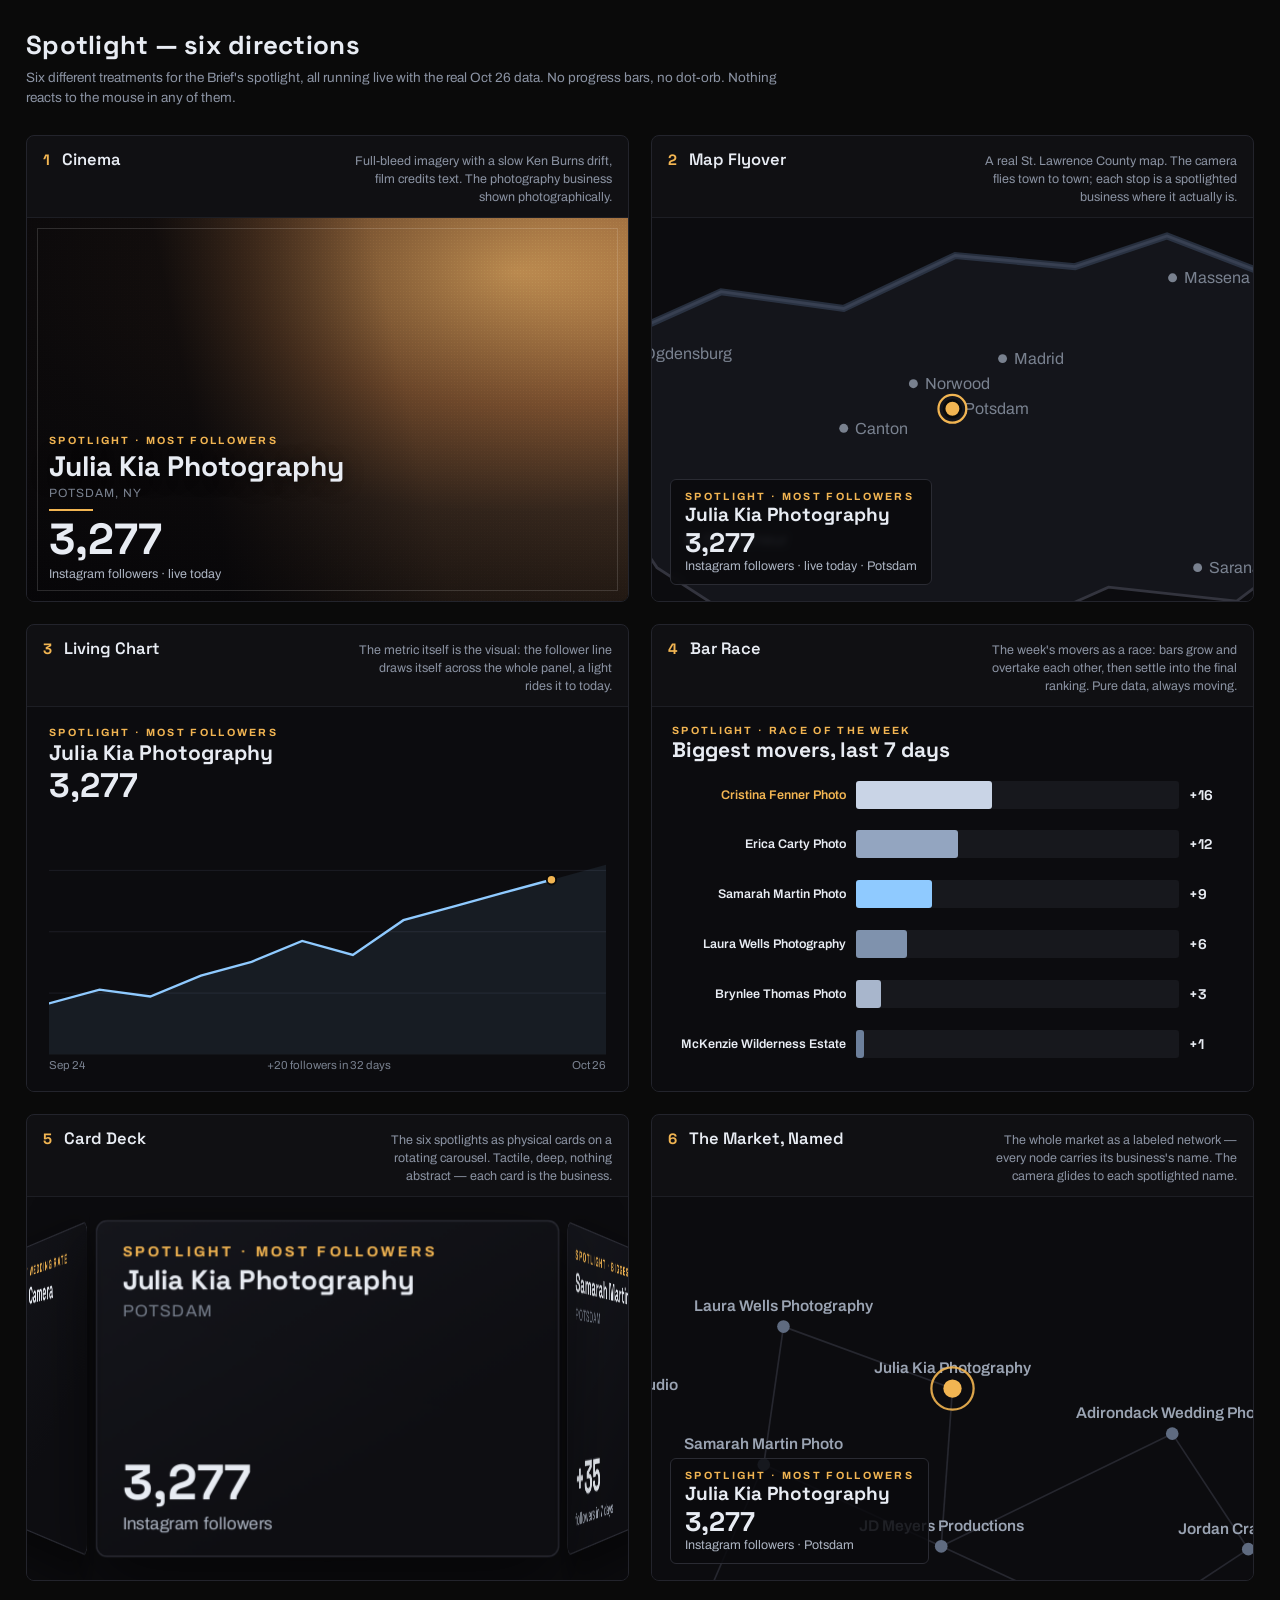
<file: concepts.html>
<!DOCTYPE html>
<html lang="en">
<head>
<meta charset="utf-8">
<meta name="viewport" content="width=device-width, initial-scale=1">
<title>Spotlight concepts — six directions</title>
<link rel="preconnect" href="https://fonts.googleapis.com">
<link href="https://fonts.googleapis.com/css2?family=Space+Grotesk:wght@500;600;700&family=Archivo:wght@400;500;600;700&display=swap" rel="stylesheet">
<style>
  * { margin:0; padding:0; box-sizing:border-box; }
  body { background:#0a0a0a; color:#e8ecf3; font-family:'Archivo',system-ui,sans-serif; padding:28px 26px 60px; }
  h1 { font-family:'Space Grotesk',sans-serif; font-size:26px; font-weight:700; letter-spacing:.01em; }
  .sub { color:#8b93a3; font-size:13.5px; margin-top:6px; max-width:760px; line-height:1.5; }
  .grid { display:grid; grid-template-columns:1fr 1fr; gap:22px; margin-top:26px; }
  @media (max-width: 980px) { .grid { grid-template-columns:1fr; } }
  .concept { border:1px solid #23242c; background:#101013; border-radius:8px; overflow:hidden; }
  .chead { padding:13px 16px 11px; border-bottom:1px solid #1d1e24; display:flex; gap:12px; align-items:baseline; }
  .cnum { font-family:'Space Grotesk',sans-serif; font-weight:700; color:#f2b552; font-size:15px; }
  .cname { font-family:'Space Grotesk',sans-serif; font-weight:600; font-size:16.5px; }
  .cdesc { color:#8b93a3; font-size:12.5px; margin-left:auto; text-align:right; max-width:46%; line-height:1.45; }
  .stage { position:relative; aspect-ratio:16/10.2; overflow:hidden; background:#0c0c0f; }
  .eyebrow { font-size:10.5px; font-weight:700; letter-spacing:.22em; text-transform:uppercase; color:#f2b552; }
  .biz { font-family:'Space Grotesk',sans-serif; font-weight:700; font-size:clamp(20px,2.2vw,30px); line-height:1.08; }
  .bignum { font-family:'Space Grotesk',sans-serif; font-weight:700; font-size:clamp(30px,3.4vw,46px); line-height:1; }
  .cap { color:#aeb6c4; font-size:12.5px; }
  .town { color:#79818f; font-size:12px; letter-spacing:.08em; text-transform:uppercase; }

  /* ---------- 1 · Ken Burns cinema ---------- */
  .kb-scene { position:absolute; inset:0; opacity:0; transition:opacity 1.1s ease; }
  .kb-scene.on { opacity:1; }
  .kb-photo { position:absolute; inset:-6%; animation:kbdrift 7s ease-in-out infinite alternate; }
  @keyframes kbdrift { from { transform:scale(1.02) translate(0,0); } to { transform:scale(1.14) translate(-1.6%,1.2%); } }
  .kb-shade { position:absolute; inset:0; background:linear-gradient(78deg, rgba(5,5,8,.88) 30%, rgba(5,5,8,.25) 62%, rgba(5,5,8,.05)); }
  .kb-grain { position:absolute; inset:0; opacity:.5; mix-blend-mode:overlay;
    background-image:radial-gradient(rgba(255,255,255,.14) 1px, transparent 1px); background-size:3px 3px; }
  .kb-text { position:absolute; left:22px; bottom:20px; right:38%; display:grid; gap:5px; }
  .kb-text .biz { text-shadow:0 2px 18px rgba(0,0,0,.6); }
  .kb-rule { width:44px; height:2px; background:#f2b552; margin:4px 0 2px; }
  .kb-frame { position:absolute; inset:10px; border:1px solid rgba(255,255,255,.14); pointer-events:none; }

  /* ---------- 2 · Map flyover ---------- */
  .mapwrap { position:absolute; inset:0; }
  .mapwrap svg { width:100%; height:100%; display:block; }
  .mapcard { position:absolute; left:18px; bottom:16px; background:rgba(10,10,13,.82); border:1px solid #2a2b33;
    border-radius:6px; padding:11px 14px; display:grid; gap:3px; backdrop-filter:blur(3px); min-width:210px; }
  .pinpulse { animation:pulse 2.2s ease-out infinite; transform-origin:center; transform-box:fill-box; }
  @keyframes pulse { 0% { transform:scale(.35); opacity:.75; } 100% { transform:scale(2.6); opacity:0; } }

  /* ---------- 3 · Living chart ---------- */
  .lc-wrap { position:absolute; inset:0; padding:20px 22px; display:flex; flex-direction:column; }
  .lc-head { display:grid; gap:4px; }
  .lc-chart { flex:1; position:relative; margin-top:6px; }
  .lc-chart svg { position:absolute; inset:0; width:100%; height:100%; }
  .lc-foot { display:flex; justify-content:space-between; color:#79818f; font-size:11.5px; margin-top:4px; }

  /* ---------- 4 · Bar race ---------- */
  .race-wrap { position:absolute; inset:0; padding:18px 20px; display:flex; flex-direction:column; }
  .race-rows { flex:1; position:relative; margin-top:10px; }
  .race-row { position:absolute; left:0; right:0; height:15%; display:flex; align-items:center; gap:10px;
    transition:top .9s cubic-bezier(.6,.05,.2,1); }
  .race-name { width:31%; font-size:12.5px; font-weight:600; white-space:nowrap; overflow:hidden; text-overflow:ellipsis; text-align:right; }
  .race-track { flex:1; height:62%; background:#17181d; border-radius:3px; position:relative; }
  .race-bar { position:absolute; inset:0 auto 0 0; border-radius:3px; transition:width .9s cubic-bezier(.6,.05,.2,1); }
  .race-val { font-family:'Space Grotesk',sans-serif; font-weight:700; font-size:14px; width:44px; }

  /* ---------- 5 · 3D card deck ---------- */
  .deck-wrap { position:absolute; inset:0; perspective:1100px; display:grid; place-items:center; }
  .deck { position:relative; width:56%; height:64%; transform-style:preserve-3d; transition:transform 1.15s cubic-bezier(.55,.06,.25,1); }
  .dcard { position:absolute; inset:0; border-radius:8px; border:1px solid #2c2d36; padding:16px 18px;
    display:flex; flex-direction:column; gap:5px; backface-visibility:hidden;
    background:linear-gradient(150deg,#15161c,#0e0e12 70%); box-shadow:0 18px 50px rgba(0,0,0,.55); }
  .dcard .spacer { flex:1; }
  .deck-glow { position:absolute; width:70%; height:26%; bottom:6%; left:15%; background:radial-gradient(closest-side, rgba(242,181,82,.16), transparent); filter:blur(6px); }

  /* ---------- 6 · Named constellation ---------- */
  .constel { position:absolute; inset:0; }
  .constel svg { width:100%; height:100%; display:block; }
  .constel .cam { transition:transform 1.5s cubic-bezier(.55,.06,.25,1); }
  .nlabel { font-family:'Archivo',sans-serif; font-weight:600; fill:#9aa3b2; }
  .constel-card { position:absolute; left:18px; bottom:16px; background:rgba(10,10,13,.85); border:1px solid #2a2b33;
    border-radius:6px; padding:11px 14px; display:grid; gap:3px; min-width:220px; }
</style>
</head>
<body>
<h1>Spotlight — six directions</h1>
<p class="sub">Six different treatments for the Brief's spotlight, all running live with the real Oct 26 data. No progress bars, no dot-orb. Nothing reacts to the mouse in any of them.</p>

<div class="grid">

  <!-- 1 · KEN BURNS -->
  <section class="concept">
    <div class="chead"><span class="cnum">1</span><span class="cname">Cinema</span>
      <span class="cdesc">Full-bleed imagery with a slow Ken Burns drift, film credits text. The photography business shown photographically.</span></div>
    <div class="stage" id="kb"></div>
  </section>

  <!-- 2 · MAP FLYOVER -->
  <section class="concept">
    <div class="chead"><span class="cnum">2</span><span class="cname">Map Flyover</span>
      <span class="cdesc">A real St. Lawrence County map. The camera flies town to town; each stop is a spotlighted business where it actually is.</span></div>
    <div class="stage">
      <div class="mapwrap">
        <svg viewBox="0 0 640 408" id="mapsvg" preserveAspectRatio="xMidYMid slice">
          <g id="mapcam">
            <path d="M70,120 L150,84 L238,96 L318,58 L404,66 L470,44 L548,74 L584,128 L560,196 L584,258 L520,306 L428,296 L352,330 L262,314 L178,330 L104,282 L58,214 Z"
              fill="#14151b" stroke="#33343e" stroke-width="2"/>
            <path d="M70,120 L150,84 L238,96 L318,58 L404,66 L470,44 L548,74" fill="none" stroke="#3d4b63" stroke-width="5" opacity=".55"/>
            <g id="maptowns"></g>
            <g id="mapspot"></g>
          </g>
        </svg>
      </div>
      <div class="mapcard" id="mapcard"></div>
    </div>
  </section>

  <!-- 3 · LIVING CHART -->
  <section class="concept">
    <div class="chead"><span class="cnum">3</span><span class="cname">Living Chart</span>
      <span class="cdesc">The metric itself is the visual: the follower line draws itself across the whole panel, a light rides it to today.</span></div>
    <div class="stage"><div class="lc-wrap">
      <div class="lc-head" id="lchead"></div>
      <div class="lc-chart">
        <svg id="lcsvg" preserveAspectRatio="none" viewBox="0 0 600 260">
          <g stroke="#1d1e26" stroke-width="1"><line x1="0" y1="65" x2="600" y2="65"/><line x1="0" y1="130" x2="600" y2="130"/><line x1="0" y1="195" x2="600" y2="195"/></g>
          <path id="lcarea" fill="rgba(143,202,255,.10)" d=""/>
          <path id="lcpath" fill="none" stroke="#8fcaff" stroke-width="2.5" stroke-linecap="round" d=""/>
          <circle id="lcdot" r="5" fill="#f2b552" stroke="#0a0a0a" stroke-width="2"/>
        </svg>
      </div>
      <div class="lc-foot"><span>Sep 24</span><span id="lcspan"></span><span>Oct 26</span></div>
    </div></div>
  </section>

  <!-- 4 · BAR RACE -->
  <section class="concept">
    <div class="chead"><span class="cnum">4</span><span class="cname">Bar Race</span>
      <span class="cdesc">The week's movers as a race: bars grow and overtake each other, then settle into the final ranking. Pure data, always moving.</span></div>
    <div class="stage"><div class="race-wrap">
      <div><div class="eyebrow">Spotlight · Race of the week</div>
      <div class="biz" style="font-size:21px; margin-top:3px;">Biggest movers, last 7 days</div></div>
      <div class="race-rows" id="racerows"></div>
    </div></div>
  </section>

  <!-- 5 · 3D DECK -->
  <section class="concept">
    <div class="chead"><span class="cnum">5</span><span class="cname">Card Deck</span>
      <span class="cdesc">The six spotlights as physical cards on a rotating carousel. Tactile, deep, nothing abstract — each card is the business.</span></div>
    <div class="stage"><div class="deck-wrap">
      <div class="deck-glow"></div>
      <div class="deck" id="deck"></div>
    </div></div>
  </section>

  <!-- 6 · NAMED CONSTELLATION -->
  <section class="concept">
    <div class="chead"><span class="cnum">6</span><span class="cname">The Market, Named</span>
      <span class="cdesc">The whole market as a labeled network — every node carries its business's name. The camera glides to each spotlighted name.</span></div>
    <div class="stage">
      <div class="constel">
        <svg viewBox="0 0 640 408" id="constelsvg"><g class="cam" id="constelcam"></g></svg>
      </div>
      <div class="constel-card" id="constelcard"></div>
    </div>
  </section>

</div>

<script>
const fmt = n => Math.round(n).toLocaleString('en-US');
const money = n => '$' + fmt(n);
function countUp(el, target, render, dur = 1100) {
  if (!el) return;
  const t0 = performance.now();
  const step = t => {
    if (!el.isConnected) return;
    const p = Math.min(1, (t - t0) / dur), e = 1 - Math.pow(1 - p, 3);
    el.textContent = render(Math.round(target * e));
    if (p < 1) requestAnimationFrame(step);
  };
  requestAnimationFrame(step);
}

/* ================= 1 · Cinema (Ken Burns) ================= */
const KB = [
  { k:'Most followers', name:'Julia Kia Photography', town:'Potsdam, NY', num:3277, fmt:'int', label:'Instagram followers · live today',
    scene:'radial-gradient(120% 90% at 78% 18%, #d9a05b 0%, #8a5a34 34%, #3d2c20 62%, #17110d 100%)' },
  { k:'Biggest mover', name:'Samarah Martin Photography', town:'Potsdam, NY', num:629, fmt:'int', label:'followers · up 35 in the last 7 days',
    scene:'radial-gradient(120% 90% at 22% 12%, #b7cede 0%, #5f7f9e 36%, #2c415a 66%, #10151d 100%)' },
  { k:'Most named by AI', name:'JD Meyers Productions', town:'Potsdam, NY', num:18, fmt:'int', suffix:' of 24', label:'assistant answers named this business',
    scene:'radial-gradient(120% 100% at 70% 85%, #8d99ae 0%, #49536a 38%, #232936 68%, #0e1015 100%)' },
  { k:'Most reviews', name:'Heath Photography', town:'St. Lawrence County', num:244, fmt:'int', label:'Google reviews · 4.7 average',
    scene:'radial-gradient(120% 90% at 30% 80%, #cdb894 0%, #7d6c4c 36%, #3a3222 66%, #14110a 100%)' },
];
(function cinema() {
  const root = document.getElementById('kb');
  root.innerHTML = KB.map((s, i) => `
    <div class="kb-scene${i === 0 ? ' on' : ''}">
      <div class="kb-photo" style="background:${s.scene}; animation-delay:${-i * 2.3}s"></div>
      <div class="kb-shade"></div><div class="kb-grain"></div>
      <div class="kb-text">
        <span class="eyebrow">Spotlight · ${s.k}</span>
        <span class="biz">${s.name}</span>
        <span class="town">${s.town}</span>
        <span class="kb-rule"></span>
        <span class="bignum" data-kbnum="${i}"></span>
        <span class="cap">${s.label}</span>
      </div>
      <div class="kb-frame"></div>
    </div>`).join('');
  let idx = 0;
  const show = i => {
    root.querySelectorAll('.kb-scene').forEach((el, k) => el.classList.toggle('on', k === i));
    const s = KB[i], el = root.querySelector(`[data-kbnum="${i}"]`);
    countUp(el, s.num, v => s.fmt === 'money' ? money(v) : fmt(v) + (s.suffix || ''));
  };
  show(0);
  setInterval(() => { idx = (idx + 1) % KB.length; show(idx); }, 4600);
})();

/* ================= 2 · Map flyover ================= */
const TOWNS = { 'Ogdensburg':[86,128], 'Massena':[474,74], 'Malone':[566,120], 'Potsdam':[316,168], 'Canton':[238,182],
  'Norwood':[288,150], 'Madrid':[352,132], 'Gouverneur':[128,262], 'Saranac Lake':[492,282], 'Lake Placid':[548,318] };
const MAPSTOPS = [
  { town:'Potsdam', k:'Most followers', name:'Julia Kia Photography', num:'3,277', label:'Instagram followers · live today' },
  { town:'Potsdam', k:'Most named by AI', name:'JD Meyers Productions', num:'18 of 24', label:'assistant answers named this business' },
  { town:'Saranac Lake', k:'Highest verified wedding rate', name:'Adirondack Wedding Photography', num:'$4,600', label:'wedding, from · Tomas Flint' },
  { town:'Canton', k:'Most reviews', name:'Heath Photography', num:'244', label:'Google reviews · 4.7 average' },
];
(function mapFly() {
  const g = document.getElementById('maptowns');
  g.innerHTML = Object.entries(TOWNS).map(([t, [x, y]]) => `
    <circle cx="${x}" cy="${y}" r="3.2" fill="#79818f"/>
    <text x="${x + 8}" y="${y + 4}" font-size="11.5" fill="#79818f" font-family="Archivo">${t}</text>`).join('');
  const cam = document.getElementById('mapcam'), spot = document.getElementById('mapspot'), card = document.getElementById('mapcard');
  let idx = 0, cur = { x: 320, y: 200, s: .92 }, anim = null;
  function flyTo(tx, ty, ts) {
    const from = { ...cur }, t0 = performance.now(), dur = 1700;
    if (anim) cancelAnimationFrame(anim);
    const step = t => {
      const p = Math.min(1, (t - t0) / dur), e = p < .5 ? 4 * p * p * p : 1 - Math.pow(-2 * p + 2, 3) / 2;
      cur = { x: from.x + (tx - from.x) * e, y: from.y + (ty - from.y) * e, s: from.s + (ts - from.s) * e * (1 - .18 * Math.sin(Math.PI * p)) };
      cam.setAttribute('transform', `translate(320 204) scale(${cur.s}) translate(${-cur.x} ${-cur.y})`);
      if (p < 1) anim = requestAnimationFrame(step);
    };
    anim = requestAnimationFrame(step);
  }
  function show(i) {
    const s = MAPSTOPS[i], [x, y] = TOWNS[s.town];
    spot.innerHTML = `
      <circle cx="${x}" cy="${y}" r="10" fill="none" stroke="#f2b552" stroke-width="1.6" class="pinpulse"/>
      <circle cx="${x}" cy="${y}" r="6" fill="#f2b552" stroke="#0a0a0a" stroke-width="2"/>`;
    card.innerHTML = `<span class="eyebrow">Spotlight · ${s.k}</span>
      <span class="biz" style="font-size:19px">${s.name}</span>
      <span><span class="bignum" style="font-size:27px">${s.num}</span></span>
      <span class="cap">${s.label} · ${s.town}</span>`;
    flyTo(x, y, 1.55);
  }
  show(0);
  setInterval(() => { idx = (idx + 1) % MAPSTOPS.length; show(idx); }, 4600);
})();

/* ================= 3 · Living chart ================= */
const LC = [
  { k:'Most followers', name:'Julia Kia Photography', series:[3257,3259,3258,3261,3263,3266,3264,3269,3271,3273,3275,3277], final:3277, render:v => fmt(v), span:'+20 followers in 32 days' },
  { k:'Biggest mover', name:'Samarah Martin Photography', series:[528,533,541,549,558,571,583,594,603,612,621,629], final:629, render:v => fmt(v), span:'+101 followers in 32 days · +35 this week' },
];
(function livingChart() {
  const head = document.getElementById('lchead'), path = document.getElementById('lcpath'),
        area = document.getElementById('lcarea'), dot = document.getElementById('lcdot'), span = document.getElementById('lcspan');
  let idx = 0, raf = null;
  function show(i) {
    const s = LC[i];
    head.innerHTML = `<span class="eyebrow">Spotlight · ${s.k}</span>
      <span class="biz" style="font-size:21px">${s.name}</span>
      <span class="bignum" id="lcnum" style="font-size:34px"></span>`;
    span.textContent = s.span;
    countUp(document.getElementById('lcnum'), s.final, s.render, 1500);
    const min = Math.min(...s.series) - 6, max = Math.max(...s.series) + 6;
    const pts = s.series.map((v, k) => [k / (s.series.length - 1) * 600, 250 - (v - min) / (max - min) * 235]);
    const dAttr = pts.map((p, k) => (k ? 'L' : 'M') + p[0].toFixed(1) + ' ' + p[1].toFixed(1)).join(' ');
    path.setAttribute('d', dAttr);
    area.setAttribute('d', dAttr + ' L600 260 L0 260 Z');
    const len = path.getTotalLength();
    path.style.strokeDasharray = len; path.style.strokeDashoffset = len;
    area.style.opacity = 0;
    if (raf) cancelAnimationFrame(raf);
    const t0 = performance.now(), dur = 2100;
    const step = t => {
      const p = Math.min(1, (t - t0) / dur), e = 1 - Math.pow(1 - p, 2.2);
      path.style.strokeDashoffset = len * (1 - e);
      area.style.opacity = .9 * e;
      const pt = path.getPointAtLength(len * e);
      dot.setAttribute('cx', pt.x); dot.setAttribute('cy', pt.y);
      if (p < 1) raf = requestAnimationFrame(step);
    };
    raf = requestAnimationFrame(step);
  }
  show(0);
  setInterval(() => { idx = (idx + 1) % LC.length; show(idx); }, 5000);
})();

/* ================= 4 · Bar race ================= */
const RACE = [
  { name:'Samarah Martin Photo', color:'#8fcaff', rounds:[9, 21, 35] },
  { name:'Cristina Fenner Photo', color:'#c9d4e6', rounds:[16, 12, 18] },
  { name:'Brynlee Thomas Photo', color:'#a8b6cc', rounds:[3, 8, 12] },
  { name:'Erica Carty Photo', color:'#93a5c0', rounds:[12, 6, 11] },
  { name:'Laura Wells Photography', color:'#7f92ad', rounds:[6, 10, 7] },
  { name:'McKenzie Wilderness Estate', color:'#6d809c', rounds:[1, 4, 5] },
];
(function barRace() {
  const rows = document.getElementById('racerows');
  rows.innerHTML = RACE.map((r, i) => `
    <div class="race-row" data-race="${i}" style="top:${i * 16.6}%">
      <span class="race-name">${r.name}</span>
      <span class="race-track"><span class="race-bar" style="background:${r.color}; width:0%"></span></span>
      <span class="race-val" data-val="${i}">+0</span>
    </div>`).join('');
  let round = 0;
  function play(r) {
    const order = RACE.map((x, i) => i).sort((a, b) => RACE[b].rounds[r] - RACE[a].rounds[r]);
    const max = 38;
    order.forEach((ri, pos) => {
      const row = rows.querySelector(`[data-race="${ri}"]`);
      row.style.top = (pos * 16.6) + '%';
      row.querySelector('.race-bar').style.width = (RACE[ri].rounds[r] / max * 100) + '%';
      countUp(row.querySelector(`[data-val]`), RACE[ri].rounds[r], v => '+' + v, 900);
      row.querySelector('.race-name').style.color = pos === 0 ? '#f2b552' : '';
    });
  }
  play(0);
  setInterval(() => { round = (round + 1) % 3; play(round); }, 3400);
})();

/* ================= 5 · 3D card deck ================= */
const DECK = [
  { k:'Most followers', name:'Julia Kia Photography', town:'Potsdam', num:'3,277', label:'Instagram followers' },
  { k:'Biggest mover', name:'Samarah Martin Photography', town:'Potsdam', num:'+35', label:'followers in 7 days' },
  { k:'Most named by AI', name:'JD Meyers Productions', town:'Potsdam', num:'18 of 24', label:'assistant answers' },
  { k:'Highest wedding rate', name:'Adirondack Wedding Photography', town:'Saranac Lake', num:'$4,600', label:'verified wedding, from' },
  { k:'Most reviews', name:'Heath Photography', town:'Canton', num:'244', label:'Google reviews · 4.7' },
  { k:'Lowest wedding rate', name:'Two Guys And A Camera', town:'St. Lawrence Co.', num:'$750', label:'verified wedding, from' },
];
(function deck() {
  const el = document.getElementById('deck'), N = DECK.length, stepA = 360 / N;
  el.innerHTML = DECK.map((s, i) => `
    <div class="dcard" style="transform:rotateY(${i * stepA}deg) translateZ(300px)">
      <span class="eyebrow">Spotlight · ${s.k}</span>
      <span class="biz" style="font-size:20px">${s.name}</span>
      <span class="town">${s.town}</span>
      <span class="spacer"></span>
      <span class="bignum" style="font-size:36px">${s.num}</span>
      <span class="cap">${s.label}</span>
    </div>`).join('');
  let idx = 0;
  setInterval(() => { idx++; el.style.transform = `rotateY(${-idx * stepA}deg)`; }, 3800);
})();

/* ================= 6 · Named constellation ================= */
const NODES = [
  ['Julia Kia Photography', 330, 96], ['Samarah Martin Photo', 196, 150], ['JD Meyers Productions', 322, 208],
  ['Heath Photography', 148, 262], ['Two Guys And A Camera', 452, 268], ['Adirondack Wedding Photo', 486, 128],
  ['Forevermore Studio', 240, 316], ['Cristina Fenner Photo', 420, 330], ['Natalie\u2019s Studio', 96, 108],
  ['Jordan Craig Media', 540, 210], ['Laura Wells Photography', 210, 52], ['McCluskey Photography', 96, 340],
];
const EDGES = [[0,2],[0,10],[1,2],[1,3],[2,4],[2,5],[3,6],[4,7],[5,9],[6,11],[1,10],[4,9]];
const CSTOPS = [0, 2, 5, 3];
const CDATA = {
  0:{ k:'Most followers', num:'3,277', label:'Instagram followers · Potsdam' },
  2:{ k:'Most named by AI', num:'18 of 24', label:'assistant answers · Potsdam' },
  5:{ k:'Highest wedding rate', num:'$4,600', label:'verified wedding, from · Saranac Lake' },
  3:{ k:'Most reviews', num:'244', label:'Google reviews · Canton' },
};
(function constel() {
  const cam = document.getElementById('constelcam'), card = document.getElementById('constelcard');
  cam.innerHTML =
    EDGES.map(([a, b]) => `<line x1="${NODES[a][1]}" y1="${NODES[a][2]}" x2="${NODES[b][1]}" y2="${NODES[b][2]}" stroke="#26272f" stroke-width="1.2"/>`).join('') +
    NODES.map(([name, x, y], i) => `
      <g data-node="${i}">
        <circle cx="${x}" cy="${y}" r="4.5" fill="#5f6b80"/>
        <text class="nlabel" x="${x}" y="${y - 11}" font-size="11" text-anchor="middle">${name}</text>
      </g>`).join('') +
    `<circle id="chalo" r="15" fill="none" stroke="#f2b552" stroke-width="1.6" opacity="0"/>`;
  const halo = document.getElementById('chalo');
  let idx = 0;
  function show(i) {
    const ni = CSTOPS[i], [name, x, y] = NODES[ni], d = CDATA[ni];
    cam.querySelectorAll('[data-node]').forEach(g => {
      const on = +g.dataset.node === ni;
      g.querySelector('circle').setAttribute('fill', on ? '#f2b552' : '#5f6b80');
      g.querySelector('circle').setAttribute('r', on ? 6.5 : 4.5);
      g.querySelector('text').setAttribute('fill', on ? '#e8ecf3' : '');
    });
    halo.setAttribute('cx', x); halo.setAttribute('cy', y); halo.setAttribute('opacity', .9);
    const s = 1.5, tx = 320 - x * s, ty = 204 - y * s;
    cam.style.transform = `translate(${tx}px, ${ty}px) scale(${s})`;
    card.innerHTML = `<span class="eyebrow">Spotlight · ${d.k}</span>
      <span class="biz" style="font-size:19px">${name}</span>
      <span><span class="bignum" style="font-size:27px">${d.num}</span></span>
      <span class="cap">${d.label}</span>`;
  }
  show(0);
  setInterval(() => { idx = (idx + 1) % CSTOPS.length; show(idx); }, 4600);
})();
</script>
</body>
</html>
</file>
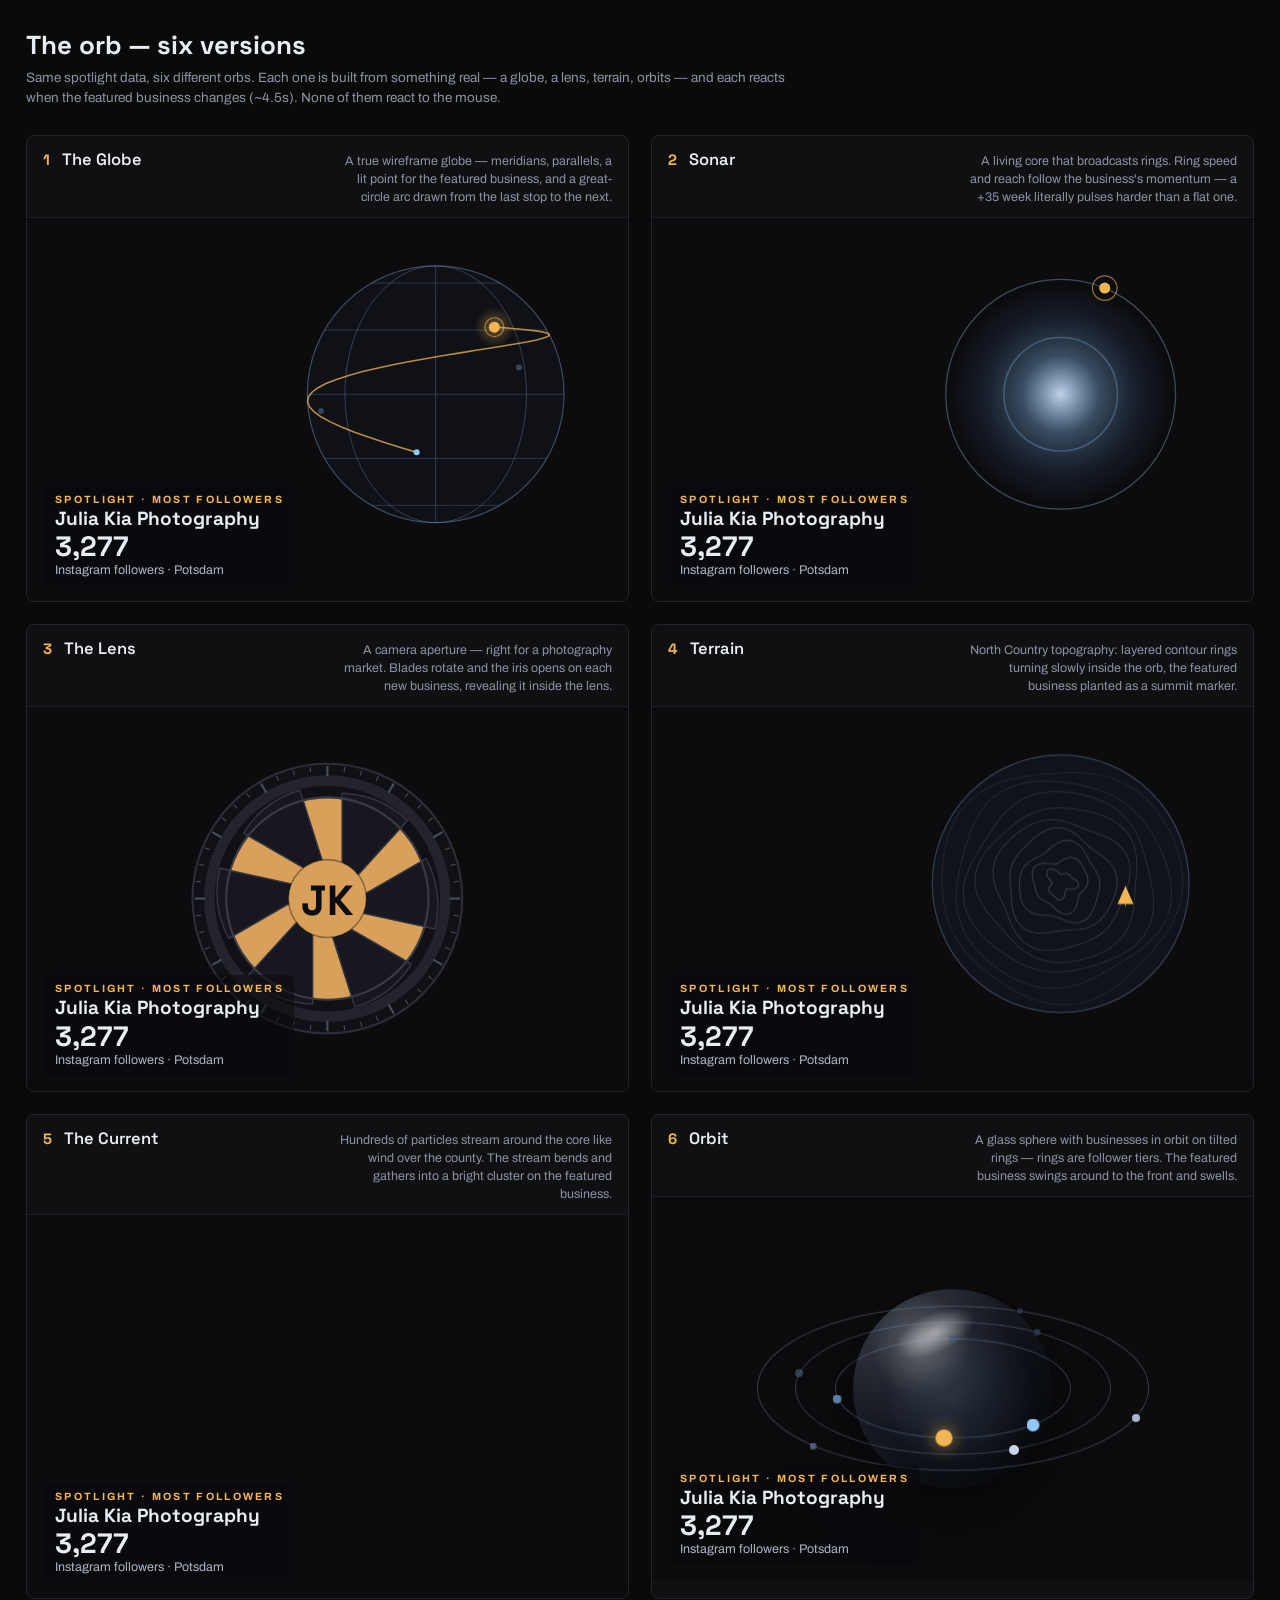
<file: orbs.html>
<!DOCTYPE html>
<html lang="en">
<head>
<meta charset="utf-8">
<meta name="viewport" content="width=device-width, initial-scale=1">
<title>Spotlight — six orbs</title>
<link rel="preconnect" href="https://fonts.googleapis.com">
<link href="https://fonts.googleapis.com/css2?family=Space+Grotesk:wght@500;600;700&family=Archivo:wght@400;500;600;700&display=swap" rel="stylesheet">
<style>
  * { margin:0; padding:0; box-sizing:border-box; }
  body { background:#0a0a0a; color:#e8ecf3; font-family:'Archivo',system-ui,sans-serif; padding:28px 26px 60px; }
  h1 { font-family:'Space Grotesk',sans-serif; font-size:26px; font-weight:700; }
  .sub { color:#8b93a3; font-size:13.5px; margin-top:6px; max-width:780px; line-height:1.5; }
  .grid { display:grid; grid-template-columns:1fr 1fr; gap:22px; margin-top:26px; }
  @media (max-width: 980px) { .grid { grid-template-columns:1fr; } }
  .concept { border:1px solid #23242c; background:#101013; border-radius:8px; overflow:hidden; }
  .chead { padding:13px 16px 11px; border-bottom:1px solid #1d1e24; display:flex; gap:12px; align-items:baseline; }
  .cnum { font-family:'Space Grotesk',sans-serif; font-weight:700; color:#f2b552; font-size:15px; }
  .cname { font-family:'Space Grotesk',sans-serif; font-weight:600; font-size:16.5px; }
  .cdesc { color:#8b93a3; font-size:12.5px; margin-left:auto; text-align:right; max-width:48%; line-height:1.45; }
  .stage { position:relative; aspect-ratio:16/10.2; overflow:hidden; background:#0c0c0f; }
  .stage canvas { position:absolute; inset:0; width:100%; height:100%; }
  .eyebrow { font-size:10.5px; font-weight:700; letter-spacing:.22em; text-transform:uppercase; color:#f2b552; }
  .biz { font-family:'Space Grotesk',sans-serif; font-weight:700; font-size:19px; line-height:1.12; }
  .bignum { font-family:'Space Grotesk',sans-serif; font-weight:700; font-size:28px; line-height:1; }
  .cap { color:#aeb6c4; font-size:12.5px; }
  .label { position:absolute; left:18px; bottom:16px; display:grid; gap:3px; max-width:46%; z-index:5;
    background:rgba(10,10,13,.55); padding:8px 10px; border-radius:6px; }

  /* 3 · aperture */
  .ap-wrap { position:absolute; inset:0; display:grid; place-items:center; }
  .ap-svg { width:78%; height:88%; }
  .ap-rotor { transform-origin:200px 160px; transition:transform 1.4s cubic-bezier(.55,.06,.25,1); }
  .ap-core { transition:opacity .8s ease; }
  .ap-initial { font-family:'Space Grotesk',sans-serif; font-weight:700; fill:#0d0d10; }

  /* 6 · glass orbit */
  .glass { position:absolute; border-radius:50%;
    background:
      radial-gradient(circle at 34% 28%, rgba(255,255,255,.34) 0%, rgba(255,255,255,.06) 26%, rgba(255,255,255,0) 46%),
      radial-gradient(circle at 50% 55%, rgba(116,158,214,.20) 0%, rgba(64,92,138,.14) 52%, rgba(16,20,30,.25) 82%, rgba(6,8,12,.5) 100%);
    box-shadow: inset -18px -22px 44px rgba(0,0,0,.55), inset 10px 12px 30px rgba(180,205,240,.14), 0 24px 60px rgba(0,0,0,.5); }
  .glass-shine { position:absolute; border-radius:50%; background:radial-gradient(closest-side, rgba(255,255,255,.5), transparent);
    transform:rotate(-24deg); filter:blur(1px); }
  .orbitring { position:absolute; border:1.5px solid rgba(150,175,215,.30); border-radius:50%; transform:translate(-50%,-50%); }
  .orbit-scene { position:absolute; inset:0; perspective:900px; }
  .orbit-mid { position:absolute; left:50%; top:50%; transform-style:preserve-3d; }
  .planet { position:absolute; border-radius:50%; transform:translate(-50%,-50%); }
</style>
</head>
<body>
<h1>The orb — six versions</h1>
<p class="sub">Same spotlight data, six different orbs. Each one is built from something real — a globe, a lens, terrain, orbits — and each reacts when the featured business changes (~4.5s). None of them react to the mouse.</p>

<div class="grid">

  <section class="concept">
    <div class="chead"><span class="cnum">1</span><span class="cname">The Globe</span>
      <span class="cdesc">A true wireframe globe — meridians, parallels, a lit point for the featured business, and a great-circle arc drawn from the last stop to the next.</span></div>
    <div class="stage"><canvas id="orb1"></canvas><div class="label" data-label></div></div>
  </section>

  <section class="concept">
    <div class="chead"><span class="cnum">2</span><span class="cname">Sonar</span>
      <span class="cdesc">A living core that broadcasts rings. Ring speed and reach follow the business's momentum — a +35 week literally pulses harder than a flat one.</span></div>
    <div class="stage"><canvas id="orb2"></canvas><div class="label" data-label></div></div>
  </section>

  <section class="concept">
    <div class="chead"><span class="cnum">3</span><span class="cname">The Lens</span>
      <span class="cdesc">A camera aperture — right for a photography market. Blades rotate and the iris opens on each new business, revealing it inside the lens.</span></div>
    <div class="stage"><div class="ap-wrap">
      <svg class="ap-svg" viewBox="0 0 400 320">
        <circle cx="200" cy="160" r="128" fill="#101116" stroke="#2c2d36" stroke-width="2"/>
        <circle cx="200" cy="160" r="112" fill="none" stroke="#22232b" stroke-width="10"/>
        <g id="apticks"></g>
        <clipPath id="apclip"><circle cx="200" cy="160" r="96"/></clipPath>
        <g clip-path="url(#apclip)">
          <circle class="ap-core" id="apcore" cx="200" cy="160" r="96" fill="#8a5a34"/>
        </g>
        <g class="ap-rotor" id="aprotor"></g>
        <circle cx="200" cy="160" r="96" fill="none" stroke="#3a3b46" stroke-width="2"/>
        <circle class="ap-core" id="apbadge" cx="200" cy="160" r="37" fill="#8a5a34" stroke="rgba(0,0,0,.35)" stroke-width="1.5"/>
        <text class="ap-initial" id="apinitial" x="200" y="176" font-size="40" text-anchor="middle">JK</text>
      </svg>
    </div><div class="label" data-label></div></div>
  </section>

  <section class="concept">
    <div class="chead"><span class="cnum">4</span><span class="cname">Terrain</span>
      <span class="cdesc">North Country topography: layered contour rings turning slowly inside the orb, the featured business planted as a summit marker.</span></div>
    <div class="stage"><canvas id="orb4"></canvas><div class="label" data-label></div></div>
  </section>

  <section class="concept">
    <div class="chead"><span class="cnum">5</span><span class="cname">The Current</span>
      <span class="cdesc">Hundreds of particles stream around the core like wind over the county. The stream bends and gathers into a bright cluster on the featured business.</span></div>
    <div class="stage"><canvas id="orb5"></canvas><div class="label" data-label></div></div>
  </section>

  <section class="concept">
    <div class="chead"><span class="cnum">6</span><span class="cname">Orbit</span>
      <span class="cdesc">A glass sphere with businesses in orbit on tilted rings — rings are follower tiers. The featured business swings around to the front and swells.</span></div>
    <div class="stage" id="orb6stage">
      <div class="orbit-scene"><div class="orbit-mid" id="orb6mid"></div></div>
      <div class="label" data-label></div>
    </div>
  </section>

</div>

<script>
const SLIDES = [
  { k:'Most followers', name:'Julia Kia Photography', num:'3,277', label:'Instagram followers · Potsdam', energy:.45, initial:'JK', hue:'#d9a05b' },
  { k:'Biggest mover', name:'Samarah Martin Photography', num:'+35', label:'followers in the last 7 days · Potsdam', energy:1, initial:'SM', hue:'#8fcaff' },
  { k:'Most named by AI', name:'JD Meyers Productions', num:'18 of 24', label:'assistant answers named this business', energy:.7, initial:'JM', hue:'#8d99ae' },
  { k:'Most reviews', name:'Heath Photography', num:'244', label:'Google reviews · 4.7 average · Canton', energy:.55, initial:'H', hue:'#cdb894' },
];
let slideIdx = 0;
setInterval(() => { slideIdx = (slideIdx + 1) % SLIDES.length; }, 4500);
function setLabels() {
  const s = SLIDES[slideIdx];
  document.querySelectorAll('[data-label]').forEach(el => {
    el.innerHTML = `<span class="eyebrow">Spotlight · ${s.k}</span>
      <span class="biz">${s.name}</span>
      <span><span class="bignum">${s.num}</span></span><span class="cap">${s.label}</span>`;
  });
}
setLabels();
setInterval(setLabels, 4500);
function fit(cv) {
  const r = cv.parentElement.getBoundingClientRect(), d = Math.min(2, devicePixelRatio || 1);
  cv.width = r.width * d; cv.height = r.height * d;
  const ctx = cv.getContext('2d'); ctx.setTransform(d, 0, 0, d, 0, 0);
  return { ctx, w: r.width, h: r.height };
}
const lerp = (a, b, p) => a + (b - a) * p;

/* ============ 1 · The Globe ============ */
(function globe() {
  const cv = document.getElementById('orb1'); if (!cv) return;
  let { ctx, w, h } = fit(cv);
  addEventListener('resize', () => ({ ctx, w, h } = fit(cv)));
  const PTS = SLIDES.map((s, i) => ({ lat: .55 - i * .34, lon: i * 1.85 + .4 }));
  let rot = 0, arc = null, lastIdx = 0;
  setInterval(() => { arc = { from: PTS[lastIdx], to: PTS[slideIdx], t0: performance.now() }; lastIdx = slideIdx; }, 4500);
  arc = { from: PTS[3], to: PTS[0], t0: performance.now() };
  function proj(lat, lon, R) {
    const lo = lon + rot;
    return { x: R * Math.cos(lat) * Math.sin(lo), y: -R * Math.sin(lat), z: R * Math.cos(lat) * Math.cos(lo) };
  }
  function frame(t) {
    requestAnimationFrame(frame);
    rot = t * .00011;
    ctx.clearRect(0, 0, w, h);
    const cx = w * .68, cy = h * .46, R = Math.min(w, h) * .335;
    ctx.beginPath(); ctx.arc(cx, cy, R, 0, 7); ctx.strokeStyle = 'rgba(150,180,220,.28)'; ctx.lineWidth = 1.2; ctx.stroke();
    ctx.beginPath(); ctx.arc(cx, cy, R, 0, 7); ctx.fillStyle = 'rgba(70,100,150,.06)'; ctx.fill();
    // parallels
    for (let la = -60; la <= 60; la += 30) {
      const lat = la * Math.PI / 180; ctx.beginPath();
      for (let k = 0; k <= 60; k++) { const p = proj(lat, k / 60 * Math.PI * 2 - rot, R); const X = cx + p.x, Y = cy + p.y; k ? ctx.lineTo(X, Y) : ctx.moveTo(X, Y); }
      ctx.strokeStyle = 'rgba(140,170,215,.13)'; ctx.lineWidth = 1; ctx.stroke();
    }
    // meridians
    for (let m = 0; m < 8; m++) {
      const lon0 = m * Math.PI / 4; ctx.beginPath();
      for (let k = 0; k <= 50; k++) { const p = proj(-Math.PI / 2 + k / 50 * Math.PI, lon0 - rot, R); const X = cx + p.x, Y = cy + p.y; k ? ctx.lineTo(X, Y) : ctx.moveTo(X, Y); }
      ctx.strokeStyle = 'rgba(140,170,215,.16)'; ctx.stroke();
    }
    // great-circle arc from -> to
    const A = arc.from, Bp = arc.to, p = Math.min(1, (t - arc.t0) / 1300), e = 1 - Math.pow(1 - p, 3);
    ctx.beginPath();
    for (let k = 0; k <= 40 * e; k++) {
      const f = k / 40, lat = lerp(A.lat, Bp.lat, f) + Math.sin(f * Math.PI) * .22, lon = lerp(A.lon, Bp.lon, f);
      const q = proj(lat, lon, R); const X = cx + q.x, Y = cy + q.y; k ? ctx.lineTo(X, Y) : ctx.moveTo(X, Y);
    }
    ctx.strokeStyle = 'rgba(242,181,82,.75)'; ctx.lineWidth = 1.6; ctx.stroke();
    // points
    PTS.forEach((pt, i) => {
      const q = proj(pt.lat, pt.lon, R), X = cx + q.x, Y = cy + q.y, front = q.z > -R * .15;
      ctx.globalAlpha = front ? 1 : .28;
      if (i === slideIdx) {
        const g = ctx.createRadialGradient(X, Y, 0, X, Y, 20);
        g.addColorStop(0, 'rgba(242,181,82,.4)'); g.addColorStop(1, 'rgba(242,181,82,0)');
        ctx.beginPath(); ctx.arc(X, Y, 20, 0, 7); ctx.fillStyle = g; ctx.fill();
        ctx.beginPath(); ctx.arc(X, Y, 5.5, 0, 7); ctx.fillStyle = '#f2b552'; ctx.fill();
        ctx.beginPath(); ctx.arc(X, Y, 10 + Math.sin(t * .004) * 2.4, 0, 7); ctx.strokeStyle = 'rgba(242,181,82,.6)'; ctx.lineWidth = 1.2; ctx.stroke();
      } else {
        ctx.beginPath(); ctx.arc(X, Y, 3, 0, 7); ctx.fillStyle = '#8fcaff'; ctx.fill();
      }
      ctx.globalAlpha = 1;
    });
  }
  requestAnimationFrame(frame);
})();

/* ============ 2 · Sonar ============ */
(function sonar() {
  const cv = document.getElementById('orb2'); if (!cv) return;
  let { ctx, w, h } = fit(cv);
  addEventListener('resize', () => ({ ctx, w, h } = fit(cv)));
  let rings = [], lastEmit = 0;
  function frame(t) {
    requestAnimationFrame(frame);
    const s = SLIDES[slideIdx], en = s.energy;
    ctx.clearRect(0, 0, w, h);
    const cx = w * .68, cy = h * .46, R = Math.min(w, h) * .30;
    const interval = 1500 - en * 800;
    if (t - lastEmit > interval) { rings.push({ t0: t }); lastEmit = t; }
    rings = rings.filter(r => t - r.t0 < 2600);
    rings.forEach(r => {
      const p = (t - r.t0) / 2600, rad = R * .3 + p * R * (1.15 + en * .5);
      ctx.beginPath(); ctx.arc(cx, cy, rad, 0, 7);
      ctx.strokeStyle = `rgba(143,202,255,${(.34 * (1 - p)).toFixed(3)})`; ctx.lineWidth = 1.6; ctx.stroke();
    });
    const pulse = 1 + Math.sin(t * (.002 + en * .003)) * .03;
    const g = ctx.createRadialGradient(cx, cy, 0, cx, cy, R * pulse);
    g.addColorStop(0, 'rgba(214,233,255,.9)'); g.addColorStop(.35, 'rgba(143,202,255,.34)');
    g.addColorStop(.75, 'rgba(80,120,180,.12)'); g.addColorStop(1, 'rgba(80,120,180,0)');
    ctx.beginPath(); ctx.arc(cx, cy, R * pulse, 0, 7); ctx.fillStyle = g; ctx.fill();
    ctx.beginPath(); ctx.arc(cx, cy, R, 0, 7); ctx.strokeStyle = 'rgba(160,195,235,.35)'; ctx.lineWidth = 1.2; ctx.stroke();
    // featured marker riding the rim at the energy angle
    const ang = -Math.PI / 2 + Math.sin(t * .0006) * .5;
    const mx = cx + Math.cos(ang) * R, my = cy + Math.sin(ang) * R;
    ctx.beginPath(); ctx.arc(mx, my, 5.5, 0, 7); ctx.fillStyle = '#f2b552'; ctx.fill();
    ctx.beginPath(); ctx.arc(mx, my, 10 + Math.sin(t * .005) * 2.4, 0, 7); ctx.strokeStyle = 'rgba(242,181,82,.6)'; ctx.lineWidth = 1.2; ctx.stroke();
  }
  requestAnimationFrame(frame);
})();

/* ============ 3 · The Lens (aperture) ============ */
(function lens() {
  const rotor = document.getElementById('aprotor'), ticks = document.getElementById('apticks');
  const core = document.getElementById('apcore'), badge = document.getElementById('apbadge'), initial = document.getElementById('apinitial');
  if (!rotor) return;
  let blades = '';
  for (let i = 0; i < 6; i++) {
    blades += `<path d="M200 160 L200 66 A94 94 0 0 1 262 92 Z" fill="#17181f" stroke="#33343f" stroke-width="1.4"
      transform="rotate(${i * 60} 200 160) translate(14 -6)"/>`;
  }
  rotor.innerHTML = blades;
  let tickHtml = '';
  for (let i = 0; i < 48; i++) {
    const a = i / 48 * Math.PI * 2, big = i % 4 === 0;
    const r1 = big ? 116 : 121, r2 = 126;
    tickHtml += `<line x1="${200 + Math.cos(a) * r1}" y1="${160 + Math.sin(a) * r1}" x2="${200 + Math.cos(a) * r2}" y2="${160 + Math.sin(a) * r2}" stroke="#4a4c58" stroke-width="${big ? 2 : 1}"/>`;
  }
  ticks.innerHTML = tickHtml;
  let turns = 0;
  function apply() {
    const s = SLIDES[slideIdx];
    turns += 1;
    rotor.style.transform = `rotate(${turns * 60}deg)`;
    core.setAttribute('fill', s.hue);
    if (badge) badge.setAttribute('fill', s.hue);
    initial.textContent = s.initial;
  }
  apply();
  setInterval(apply, 4500);
})();

/* ============ 4 · Terrain ============ */
(function terrain() {
  const cv = document.getElementById('orb4'); if (!cv) return;
  let { ctx, w, h } = fit(cv);
  addEventListener('resize', () => ({ ctx, w, h } = fit(cv)));
  function frame(t) {
    requestAnimationFrame(frame);
    ctx.clearRect(0, 0, w, h);
    const cx = w * .68, cy = h * .46, R = Math.min(w, h) * .335;
    ctx.save();
    ctx.beginPath(); ctx.arc(cx, cy, R, 0, 7); ctx.clip();
    ctx.fillStyle = '#10131a'; ctx.fillRect(cx - R, cy - R, R * 2, R * 2);
    for (let ring = 9; ring >= 1; ring--) {
      const base = R * ring / 9.6;
      ctx.beginPath();
      for (let k = 0; k <= 90; k++) {
        const a = k / 90 * Math.PI * 2;
        const wob = Math.sin(a * 3 + t * .00021 + ring * 1.7) * R * .028 + Math.sin(a * 5 - t * .00013 + ring * .8) * R * .017;
        const X = cx + Math.cos(a) * (base + wob), Y = cy + Math.sin(a) * (base + wob) * .96;
        k ? ctx.lineTo(X, Y) : ctx.moveTo(X, Y);
      }
      ctx.closePath();
      ctx.strokeStyle = `rgba(150,180,220,${.10 + (9 - ring) * .022})`; ctx.lineWidth = 1.1; ctx.stroke();
    }
    // summit marker for the featured business, slowly circling the high ground
    const sa = t * .00016 + slideIdx * 1.9, sr = R * .52;
    const sx = cx + Math.cos(sa) * sr, sy = cy + Math.sin(sa) * sr * .96;
    ctx.beginPath(); ctx.moveTo(sx, sy - 13); ctx.lineTo(sx + 8, sy + 5); ctx.lineTo(sx - 8, sy + 5); ctx.closePath();
    ctx.fillStyle = '#f2b552'; ctx.fill();
    ctx.beginPath(); ctx.moveTo(sx, sy - 13); ctx.lineTo(sx, sy + 8); ctx.strokeStyle = 'rgba(242,181,82,.5)'; ctx.stroke();
    ctx.restore();
    ctx.beginPath(); ctx.arc(cx, cy, R, 0, 7); ctx.strokeStyle = 'rgba(150,180,220,.3)'; ctx.lineWidth = 1.2; ctx.stroke();
  }
  requestAnimationFrame(frame);
})();

/* ============ 5 · The Current ============ */
(function current() {
  const cv = document.getElementById('orb5'); if (!cv) return;
  let { ctx, w, h } = fit(cv);
  addEventListener('resize', () => ({ ctx, w, h } = fit(cv)));
  const N = 380, ps = [];
  for (let i = 0; i < N; i++) ps.push({ a: Math.random() * 7, r: .25 + Math.random() * .72, sp: .5 + Math.random() * .9, sz: .8 + Math.random() * 1.5 });
  function frame(t) {
    const cx = w * .68, cy = h * .46, R = Math.min(w, h) * .335;
    ctx.fillStyle = 'rgba(12,12,15,.16)'; ctx.fillRect(0, 0, w, h);
    ctx.beginPath(); ctx.arc(cx, cy, R, 0, 7); ctx.strokeStyle = 'rgba(150,180,220,.20)'; ctx.lineWidth = 1.1; ctx.stroke();
    const fx = cx + Math.cos(t * .00023 + slideIdx) * R * .42, fy = cy + Math.sin(t * .00031 + slideIdx * 2.0) * R * .30;
    ps.forEach(p => {
      p.a += .0035 * p.sp + Math.sin(t * .0004 + p.r * 6) * .0006;
      const swirl = Math.sin(p.a * 2 + t * .0005) * .05;
      const px = cx + Math.cos(p.a) * R * (p.r + swirl), py = cy + Math.sin(p.a) * R * (p.r + swirl) * .94;
      const d = Math.hypot(px - fx, py - fy), near = Math.max(0, 1 - d / (R * .8));
      ctx.beginPath(); ctx.arc(px, py, p.sz + near * 1.6, 0, 7);
      ctx.fillStyle = near > .45 ? `rgba(242,181,82,${.35 + near * .6})` : `rgba(143,202,255,${.14 + near * .3})`;
      ctx.fill();
    });
    const g = ctx.createRadialGradient(fx, fy, 0, fx, fy, 26);
    g.addColorStop(0, 'rgba(242,181,82,.35)'); g.addColorStop(1, 'rgba(242,181,82,0)');
    ctx.beginPath(); ctx.arc(fx, fy, 26, 0, 7); ctx.fillStyle = g; ctx.fill();
    ctx.beginPath(); ctx.arc(fx, fy, 4.6, 0, 7); ctx.fillStyle = '#f2b552'; ctx.fill();
  }
  requestAnimationFrame(frame);
})();

/* ============ 6 · Orbit ============ */
(function orbit() {
  const mid = document.getElementById('orb6mid'), stage = document.getElementById('orb6stage');
  if (!mid) return;
  const TIERS = [
    { r: 118, tilt: 66, speed: .00021, planets: [{ s: 13, c: '#8fcaff', a: .5 }, { s: 9, c: '#5f7ea6', a: 2.6 }, { s: 8, c: '#43597a', a: 4.4 }] },
    { r: 158, tilt: 62, speed: -.00015, planets: [{ s: 10, c: '#c9d4e6', a: 1.4 }, { s: 8, c: '#54687f', a: 3.6 }, { s: 7, c: '#3c4f6e', a: 5.5 }] },
    { r: 196, tilt: 70, speed: .00011, planets: [{ s: 8, c: '#a8b6cc', a: .2 }, { s: 7, c: '#4c5f7d', a: 2.2 }, { s: 6, c: '#374863', a: 4.9 }] },
  ];
  const FLAT = .42; // vertical squash of the orbit ellipses
  function build() {
    const rect = stage.getBoundingClientRect(), S = Math.min(rect.width, rect.height) * .52;
    mid.innerHTML = `<div class="glass" style="width:${S}px;height:${S}px;left:${-S / 2}px;top:${-S / 2}px;position:absolute"></div>
      <div class="glass-shine" style="width:${S * .42}px;height:${S * .2}px;left:${-S * .3}px;top:${-S * .38}px;position:absolute"></div>` +
      TIERS.map(tier => `<div class="orbitring" style="width:${tier.r * 2}px;height:${tier.r * 2 * FLAT}px;left:0;top:0"></div>`).join('') +
      TIERS.map((tier, ti) => tier.planets.map((p, pi) =>
        `<span class="planet" data-planet="${ti}-${pi}" style="width:${p.s}px;height:${p.s}px;background:${p.c}"></span>`).join('')).join('') +
      `<span class="planet" id="orbhero" style="width:17px;height:17px;background:#f2b552;box-shadow:0 0 18px rgba(242,181,82,.8);z-index:6"></span>`;
  }
  build();
  addEventListener('resize', build);
  function frame(t) {
    requestAnimationFrame(frame);
    TIERS.forEach((tier, ti) => {
      tier.planets.forEach((p, pi) => {
        const el = mid.querySelector(`[data-planet="${ti}-${pi}"]`); if (!el) return;
        const a = p.a + t * tier.speed;
        el.style.left = (Math.cos(a) * tier.r) + 'px';
        el.style.top = (Math.sin(a) * tier.r * FLAT) + 'px';
        el.style.zIndex = Math.sin(a) > 0 ? 4 : 1;
        el.style.opacity = Math.sin(a) > 0 ? 1 : .55;
      });
    });
    const hero = document.getElementById('orbhero');
    if (hero) {
      const a = Math.PI / 2 + Math.sin(t * .0004 + slideIdx * 1.7) * .12, tier = TIERS[0];
      hero.style.left = (Math.cos(a) * tier.r) + 'px';
      hero.style.top = (Math.sin(a) * tier.r * FLAT) + 'px';
    }
  }
  requestAnimationFrame(frame);
})();
</script>
</body>
</html>
</file>
